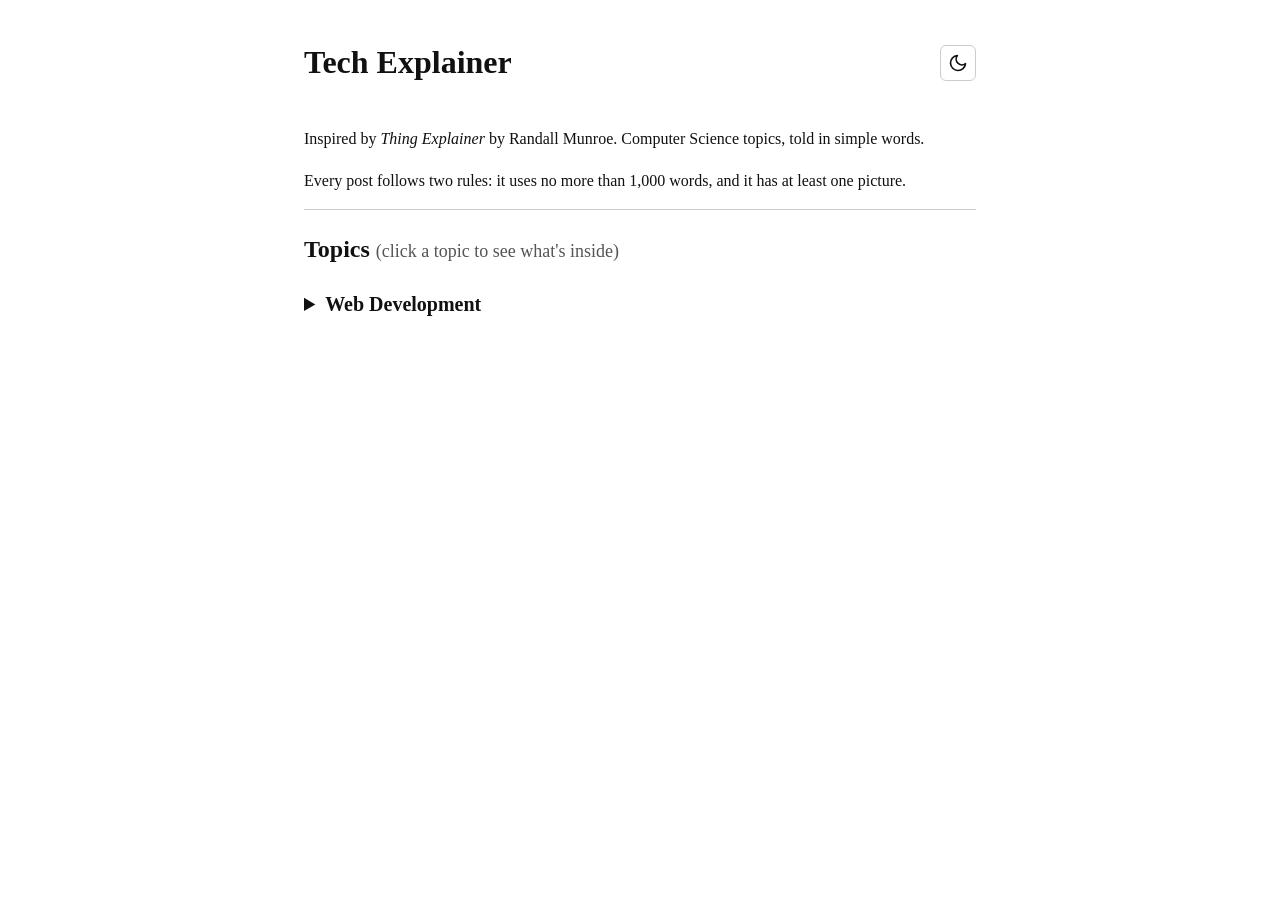
<file: index.html>
<!DOCTYPE html>
<html lang="en">
<head>
<meta charset="utf-8">
<meta name="viewport" content="width=device-width, initial-scale=1">
<title>Tech Explainer</title>
<link rel="stylesheet" href="style.css">
<script src="theme.js"></script>
</head>
<body>

<header class="site-header">
  <h1>Tech Explainer</h1>
  <button id="theme-toggle" type="button" aria-label="Switch theme"></button>
</header>

<p>Inspired by <cite>Thing Explainer</cite> by Randall Munroe. Computer Science topics, told in simple words.</p>
<p>Every post follows two rules: it uses no more than 1,000 words, and it has at least one picture.</p>

<hr>

<h2>Topics <span class="real-name">(click a topic to see what's inside)</span></h2>

<details id="web-development">
  <summary>Web Development</summary>
  <ul>
    <li><a href="topics/web-development/how-google-search-works.html">How does Google Search work?</a></li>
  </ul>
</details>

<script>
  // Open the topic named in the address, like index.html#web-development
  var topic = document.getElementById(location.hash.slice(1));
  if (topic && topic.tagName === "DETAILS") topic.open = true;
</script>

</body>
</html>
</file>
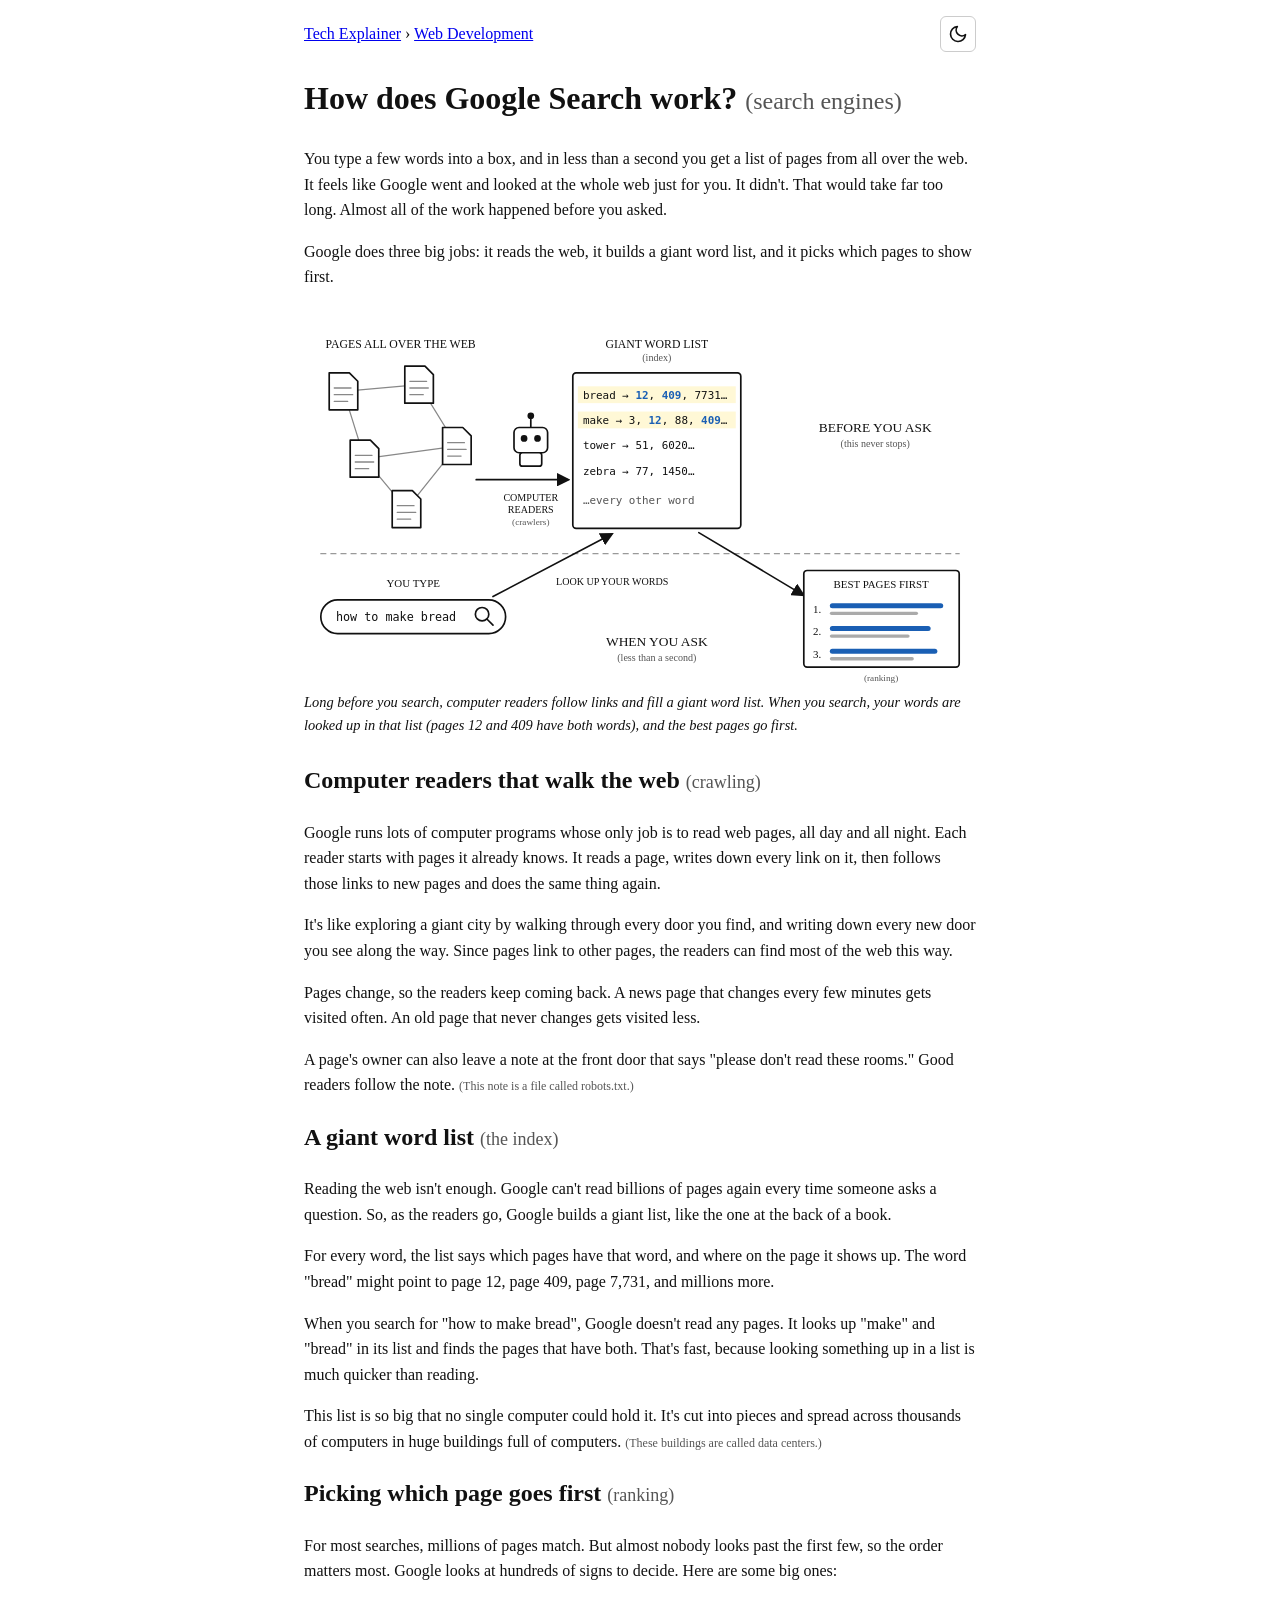
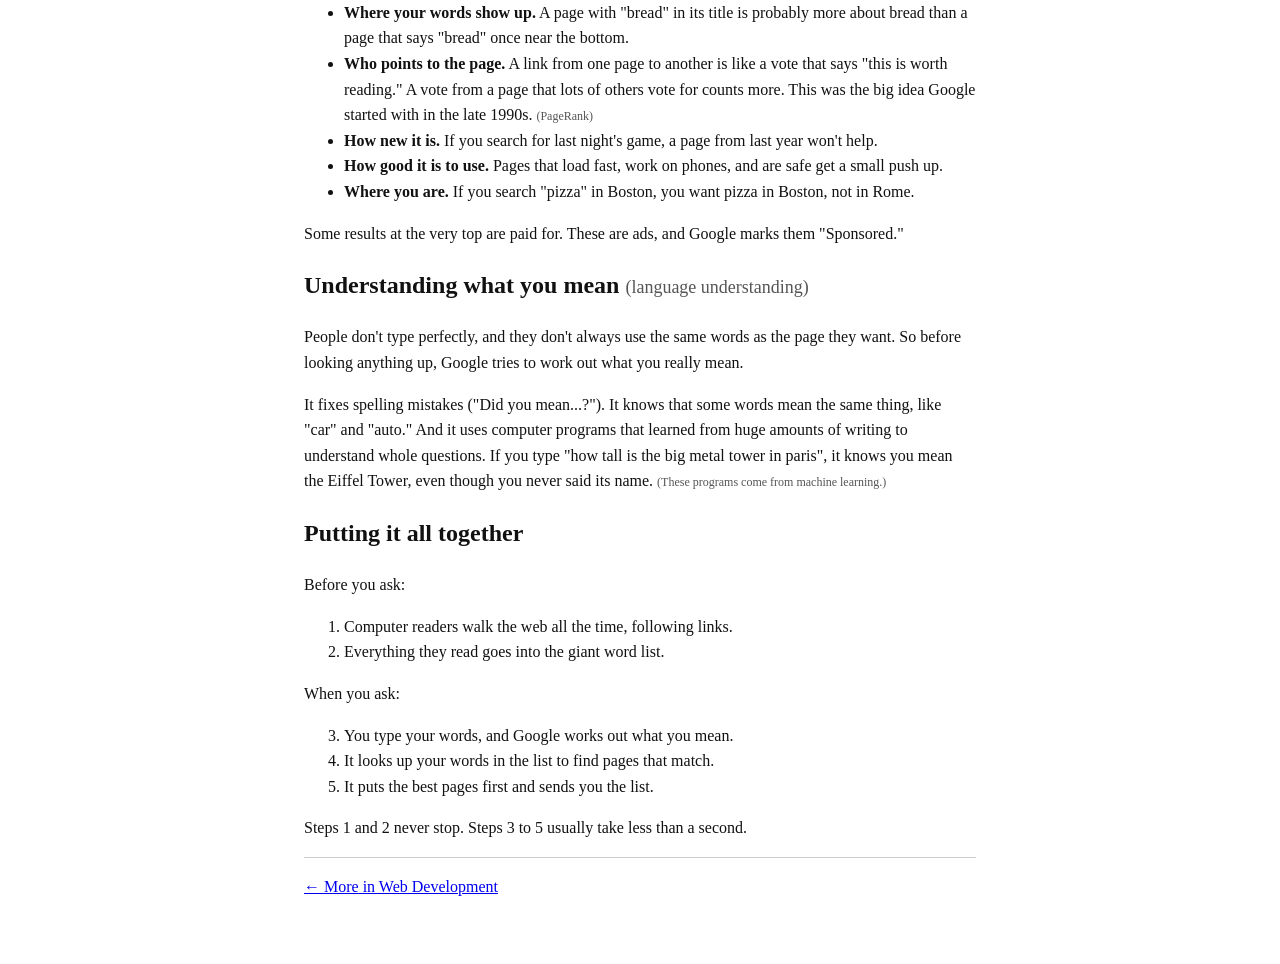
<file: topics/web-development/how-google-search-works.html>
<!DOCTYPE html>
<html lang="en">
<head>
<meta charset="utf-8">
<meta name="viewport" content="width=device-width, initial-scale=1">
<title>How does Google Search work? - Tech Explainer</title>
<link rel="stylesheet" href="../../style.css">
<script src="../../theme.js"></script>
</head>
<body>

<header class="site-header">
  <nav><a href="../../index.html">Tech Explainer</a> &rsaquo; <a href="../../index.html#web-development">Web Development</a></nav>
  <button id="theme-toggle" type="button" aria-label="Switch theme"></button>
</header>

<main>
<h1>How does Google Search work? <span class="real-name">(search engines)</span></h1>

<p>You type a few words into a box, and in less than a second you get a list of pages from all over the web. It feels like Google went and looked at the whole web just for you. It didn't. That would take far too long. Almost all of the work happened before you asked.</p>

<p>Google does three big jobs: it reads the web, it builds a giant word list, and it picks which pages to show first.</p>

<figure>
  <img src="../../images/google-search.svg" width="800" height="440"
       alt="Drawing in two parts. Before you ask: computer readers follow links between pages and fill a giant word list. When you ask: your words are looked up in the list, and the best pages are put first and sent back to you.">
  <figcaption>Long before you search, computer readers follow links and fill a giant word list. When you search, your words are looked up in that list (pages 12 and 409 have both words), and the best pages go first.</figcaption>
</figure>

<h2>Computer readers that walk the web <span class="real-name">(crawling)</span></h2>

<p>Google runs lots of computer programs whose only job is to read web pages, all day and all night. Each reader starts with pages it already knows. It reads a page, writes down every link on it, then follows those links to new pages and does the same thing again.</p>

<p>It's like exploring a giant city by walking through every door you find, and writing down every new door you see along the way. Since pages link to other pages, the readers can find most of the web this way.</p>

<p>Pages change, so the readers keep coming back. A news page that changes every few minutes gets visited often. An old page that never changes gets visited less.</p>

<p>A page's owner can also leave a note at the front door that says "please don't read these rooms." Good readers follow the note. <span class="real-name">(This note is a file called robots.txt.)</span></p>

<h2>A giant word list <span class="real-name">(the index)</span></h2>

<p>Reading the web isn't enough. Google can't read billions of pages again every time someone asks a question. So, as the readers go, Google builds a giant list, like the one at the back of a book.</p>

<p>For every word, the list says which pages have that word, and where on the page it shows up. The word "bread" might point to page 12, page 409, page 7,731, and millions more.</p>

<p>When you search for "how to make bread", Google doesn't read any pages. It looks up "make" and "bread" in its list and finds the pages that have both. That's fast, because looking something up in a list is much quicker than reading.</p>

<p>This list is so big that no single computer could hold it. It's cut into pieces and spread across thousands of computers in huge buildings full of computers. <span class="real-name">(These buildings are called data centers.)</span></p>

<h2>Picking which page goes first <span class="real-name">(ranking)</span></h2>

<p>For most searches, millions of pages match. But almost nobody looks past the first few, so the order matters most. Google looks at hundreds of signs to decide. Here are some big ones:</p>

<ul>
  <li><b>Where your words show up.</b> A page with "bread" in its title is probably more about bread than a page that says "bread" once near the bottom.</li>
  <li><b>Who points to the page.</b> A link from one page to another is like a vote that says "this is worth reading." A vote from a page that lots of others vote for counts more. This was the big idea Google started with in the late 1990s. <span class="real-name">(PageRank)</span></li>
  <li><b>How new it is.</b> If you search for last night's game, a page from last year won't help.</li>
  <li><b>How good it is to use.</b> Pages that load fast, work on phones, and are safe get a small push up.</li>
  <li><b>Where you are.</b> If you search "pizza" in Boston, you want pizza in Boston, not in Rome.</li>
</ul>

<p>Some results at the very top are paid for. These are ads, and Google marks them "Sponsored."</p>

<h2>Understanding what you mean <span class="real-name">(language understanding)</span></h2>

<p>People don't type perfectly, and they don't always use the same words as the page they want. So before looking anything up, Google tries to work out what you really mean.</p>

<p>It fixes spelling mistakes ("Did you mean...?"). It knows that some words mean the same thing, like "car" and "auto." And it uses computer programs that learned from huge amounts of writing to understand whole questions. If you type "how tall is the big metal tower in paris", it knows you mean the Eiffel Tower, even though you never said its name. <span class="real-name">(These programs come from machine learning.)</span></p>

<h2>Putting it all together</h2>

<p>Before you ask:</p>

<ol>
  <li>Computer readers walk the web all the time, following links.</li>
  <li>Everything they read goes into the giant word list.</li>
</ol>

<p>When you ask:</p>

<ol start="3">
  <li>You type your words, and Google works out what you mean.</li>
  <li>It looks up your words in the list to find pages that match.</li>
  <li>It puts the best pages first and sends you the list.</li>
</ol>

<p>Steps 1 and 2 never stop. Steps 3 to 5 usually take less than a second.</p>
</main>

<hr>
<p><a href="../../index.html#web-development">&larr; More in Web Development</a></p>

</body>
</html>
</file>
<file: style.css>
/* Kept small on purpose: the site should look almost like plain HTML. */

/* ---- Colors: light by default, dark when chosen or when the computer prefers it ---- */

:root {
  color-scheme: light;
  --bg: #fff;
  --text: #111;
  --muted: #555;
  --link: #0000ee;
  --visited: #551a8b;
  --rule: #ccc;
  --picture-filter: none;
}

@media (prefers-color-scheme: dark) {
  :root:not([data-theme="light"]) {
    color-scheme: dark;
    --bg: #121212;
    --text: #e6e6e6;
    --muted: #a0a0a0;
    --link: #8ab4f8;
    --visited: #c58af9;
    --rule: #444;
    --picture-filter: invert(0.9) hue-rotate(180deg);
  }
}

:root[data-theme="dark"] {
  color-scheme: dark;
  --bg: #121212;
  --text: #e6e6e6;
  --muted: #a0a0a0;
  --link: #8ab4f8;
  --visited: #c58af9;
  --rule: #444;
  --picture-filter: invert(0.9) hue-rotate(180deg);
}

/* ---- Page ---- */

body {
  max-width: 42em;
  margin: 0 auto;
  padding: 1em 16px 3em;
  font-family: Georgia, "Times New Roman", serif;
  line-height: 1.6;
  color: var(--text);
  background: var(--bg);
}

a { color: var(--link); }
a:visited { color: var(--visited); }

hr {
  border: 0;
  border-top: 1px solid var(--rule);
}

/* Top bar: where you are on the left, theme button on the right. */
.site-header {
  display: flex;
  align-items: center;
  gap: 1em;
}

/* Sun and moon button. */
.site-header button {
  margin-left: auto;
  display: inline-flex;
  align-items: center;
  justify-content: center;
  width: 36px;
  height: 36px;
  padding: 0;
  color: var(--text);
  background: none;
  border: 1px solid var(--rule);
  border-radius: 6px;
  cursor: pointer;
}

.site-header button:hover {
  background: var(--rule);
}

/* ---- Topics and subtopics on the home page ---- */

details {
  margin: 0.75em 0;
}

summary {
  font-size: 1.25em;
  font-weight: bold;
  cursor: pointer;
}

details ul {
  margin-top: 0.5em;
}

/* ---- Posts ---- */

img {
  max-width: 100%;
  height: auto;
}

/* Drawings are dark lines on white paper. Flip them in dark mode. */
main img {
  filter: var(--picture-filter);
}

figure {
  margin: 1.5em 0;
}

figcaption {
  font-size: 0.9em;
  font-style: italic;
}

/* The grown-up name for a thing, shown next to the simple name. */
.real-name {
  font-size: 0.75em;
  font-weight: normal;
  color: var(--muted);
}

/* In headings, keep "(search engines)" together instead of splitting it across lines. */
h1 .real-name,
h2 .real-name {
  white-space: nowrap;
}
</file>
